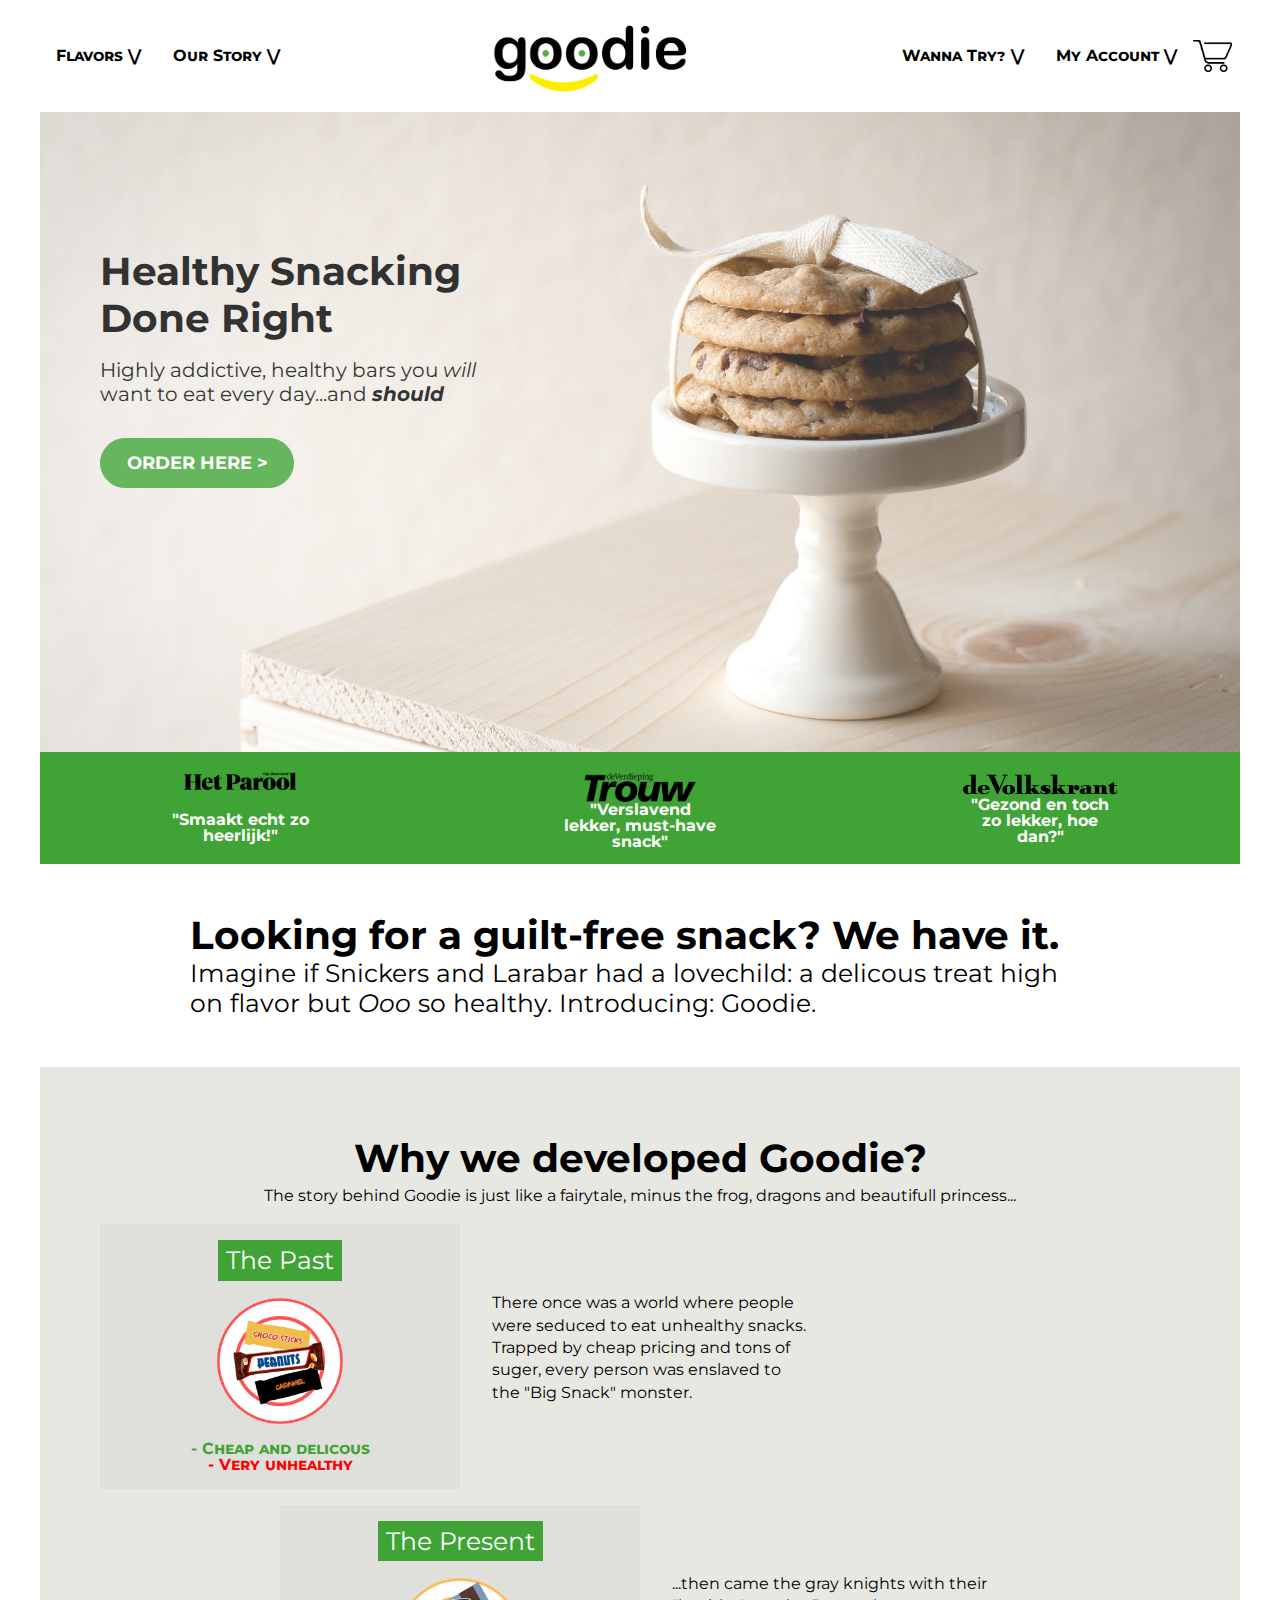
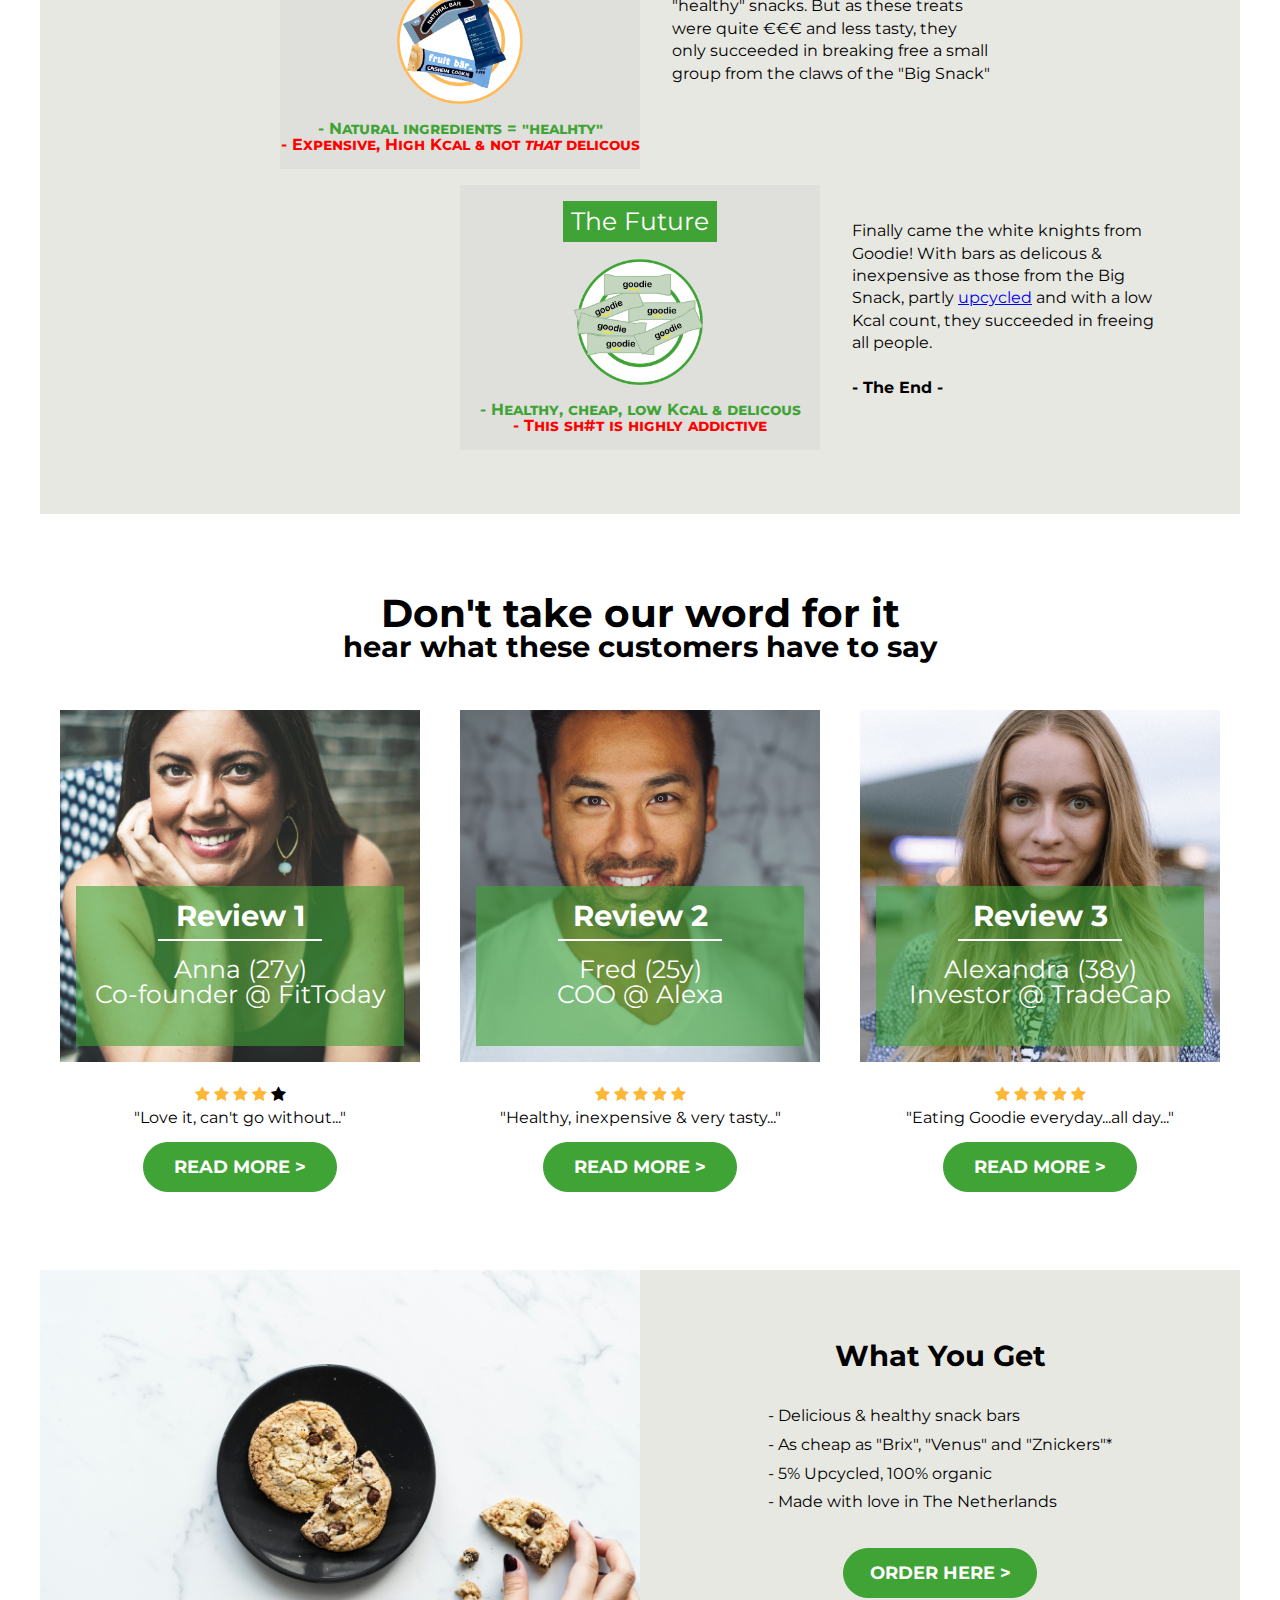
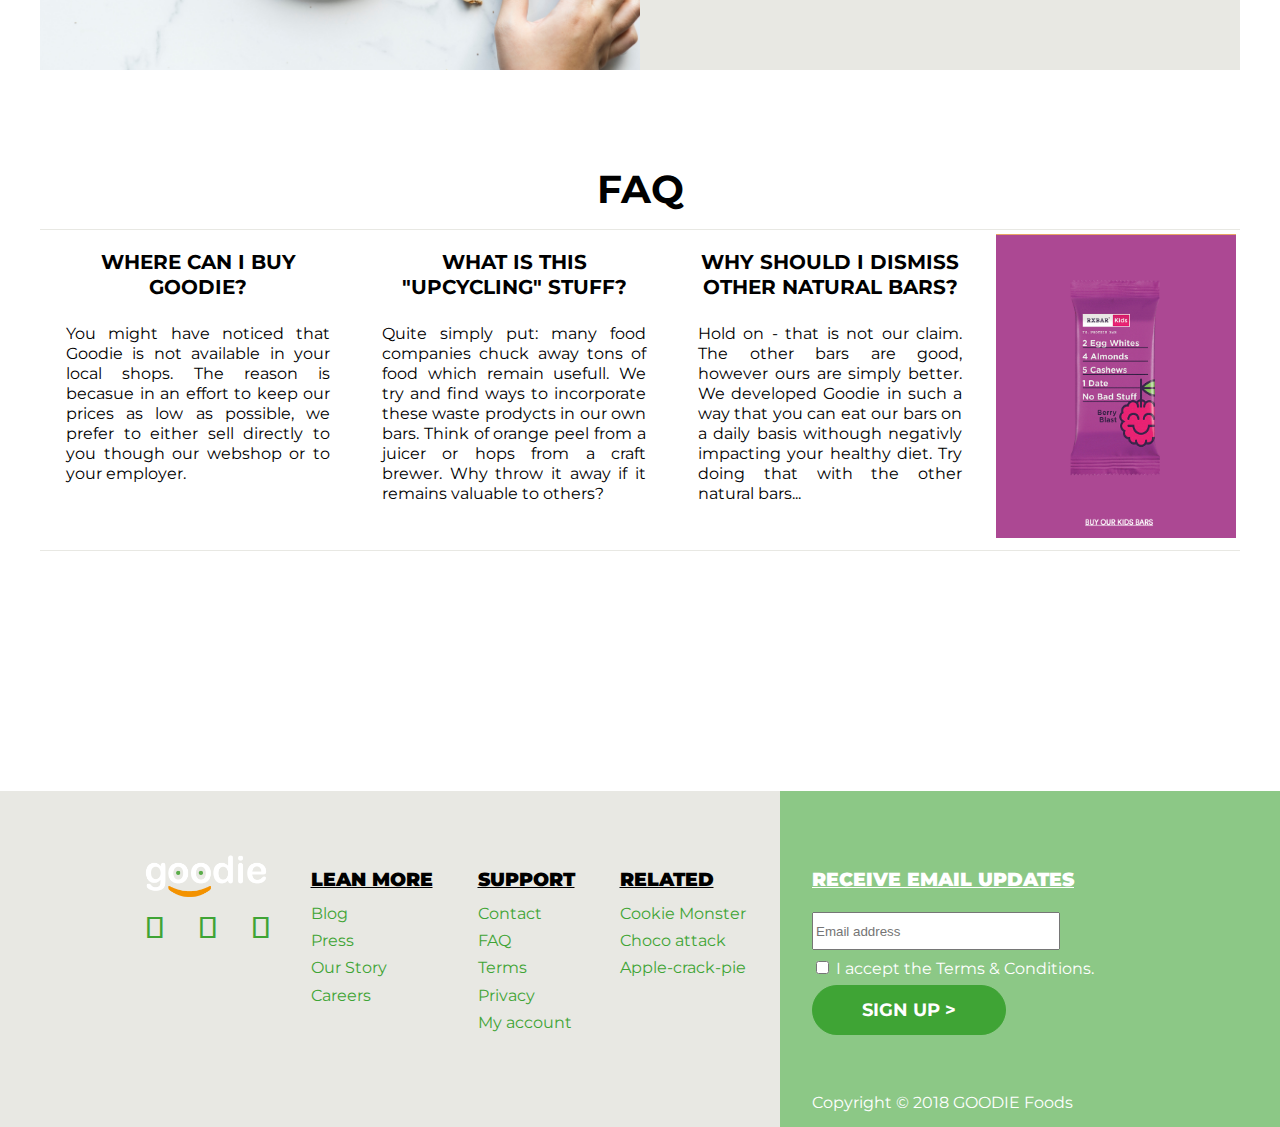
<file: index.html>
<!DOCTYPE html>
<html lang="en" dir="ltr">
  <head>
    <meta charset="utf-8">
    <title>GOODIE Foods - Healthy snacking, done right!</title>
    <meta name="viewport" content="width=device-width, initial-scale=1">
    <link rel="stylesheet" type="text/css" href="resources/css/reset.css">
    <link rel="stylesheet" type="text/css" href="resources/css/styles.css">
    <link href="https://fonts.googleapis.com/css?family=Montserrat|Rubik" rel="stylesheet">
    <link rel="stylesheet" href="https://cdnjs.cloudflare.com/ajax/libs/font-awesome/4.7.0/css/font-awesome.min.css">
    <link href="https://fonts.googleapis.com/icon?family=Material+Icons" rel="stylesheet">
    <link rel="stylesheet" href="https://use.fontawesome.com/releases/v5.4.2/css/all.css"
    integrity="sha384-/rXc/GQVaYpyDdyxK+ecHPVYJSN9bmVFBvjA/9eOB+pb3F2w2N6fc5qB9Ew5yIns" crossorigin="anonymous">
  </head>
  <body>
    <!-- Header section -->
    <div class="header flex main-container">
      <div class="menu left">
        <span> <a href="#">Flavors ⋁</a></span>
        <span> <a href="#">Our Story ⋁</a></span>
      </div>
      <div class="menu center">
        <img src="resources/images/brand_assets/logo-goodie.png" alt="" class="logo">
      </div>
      <div class="menu right">
        <span> <a href="#">Wanna Try? ⋁</a></span>
        <span> <a href="#">My Account ⋁</a></span>
        <img src="resources/images/brand_assets/shopping-cart.png" alt="">
      </div>
    </div>
    <!--Banner section -->
    <div class="banner main-container">
      <div class="hero">
        <div class="text-block">
          <h1>Healthy Snacking Done Right</h1>
        </div>
        <div class="text-block">
          <!--<h3>Healthy & delicious bars high on flavour and low on Kcal</h3>-->
          <h4>Highly addictive, healthy bars you <i>will</i> want to eat every day...and <b><i>should</i></b></h4>
        </div>
      </div>
      <a class="button cta_read-more" href="#">Order here ></a>
    </div>
    <!-- Section with quotes just below the banner -->
    <div class="quotes flex main-container">
      <div id="parool" class="quote">
        <img src="resources/images/quotes/het-parool-logo.png" alt="">
        <span>"Smaakt echt zo heerlijk!"</span>
      </div>
      <div id="trouw" class="quote">
        <img src="resources/images/quotes/Trouw-logo.png" alt="">
        <span>"Verslavend lekker, must-have snack"</span>
      </div>
      <div id="volkskrant" class="quote">
        <img src="resources/images/quotes/volkskrant.png" alt="">
        <span>"Gezond en toch zo lekker, hoe dan?"</span>
      </div>
    </div>
    <!-- Main USPs section -->
    <div class="USPs flex main-container">
      <div class="text-block">
        <h1>Looking for a guilt-free snack? We have it.</h1>
        <h3>Imagine if Snickers and Larabar had a lovechild:
            a delicous treat high on flavor but <i>Ooo</i> so healthy.
            Introducing: Goodie.</h3>
      </div>
    </div>
    <!-- The big compare section -->
    <div class="compare flex main-container">
      <div class="compare-intro">
        <h1>Why we developed Goodie?</h1>
        <p>The story behind Goodie is just like a fairytale, minus the frog,
           dragons and beautifull princess...</p>

      </div>
      <div class="compare-main">
        <div class="tale row-one">
          <div id="the-past" class="time-slice">
            <h3>The Past</h3>
            <img src="resources/images/homeP/Plate1.png" alt="Plate with unhealthy snack bars">
            <p class="positive">- Cheap and delicous</p>
            <p class="negative">- Very unhealthy</p>
          </div>
          <div class="explainer">
            <p>There once was a world where people were seduced
                to eat unhealthy snacks. Trapped by cheap pricing and
                tons of suger, every person was enslaved to the "Big Snack" monster.</p>
          </div>
        </div>
        <div class="tale row-two">
          <div id="the-present" class="time-slice">
            <h3>The Present</h3>
            <img src="resources/images/homeP/Plate2.png" alt="Plate with healthy snack bars">
            <p class="positive">- Natural ingredients = "healhty"</p>
            <p class="negative">- Expensive, High Kcal & not <i>that</i> delicous</p>
          </div>
          <div class="explainer">
            <p>...then came the gray knights with their "healthy" snacks. But as these treats
                were quite €€€ and less tasty, they only succeeded in breaking free a small
                group from the claws of the "Big Snack"</p>
          </div>
        </div>
        <div class="tale row-three">
          <div id="the-future" class="time-slice">
            <h3>The Future</h3>
            <img src="resources/images/homeP/Plate3.png" alt="Plate with Goodie">
            <p class="positive">- Healthy, cheap, low Kcal & delicous</p>
            <p class="negative">- This sh#t is highly addictive</p>
          </div>
          <div class="explainer">
            <p>Finally came the white knights from Goodie! With bars as delicous &
               inexpensive as those from the Big Snack, partly <a href="#">upcycled</a> and with a
                low Kcal count, they succeeded in freeing all people.</p>
            <br>
            <p><b>- The End -</b></p>
          </div>
        </div>
      </div>
    </div>
    <!-- Reviews section -->
    <div class="reviews main-container">
      <h1>Don't take our word for it</h1>
      <h2>hear what these customers have to say</h2>
      <!-- Container with all the reviews -->
      <div class="reviews-container flex">
        <!-- Review #1 -->
        <div id="anna" class="review-box">
          <div class="review-content">
            <div class="review-header">
              <h2>Review 1</h2>
              <hr class="header-line">
              <h3>Anna (27y)
                <br>
                 Co-founder @ FitToday</h3>
            </div>
          </div>
          <span class="fa fa-star checked"></span>
          <span class="fa fa-star checked"></span>
          <span class="fa fa-star checked"></span>
          <span class="fa fa-star checked"></span>
          <span class="fa fa-star"></span>
          <p>"Love it, can't go without..."</p>
          <a class="button cta_read-more" href="#">Read More ></a>
        </div>
        <!-- Review #2 -->
        <div id="fred" class="review-box">
          <div class="review-content">
            <div class="review-header">
              <h2>Review 2</h2>
              <hr class="header-line">
              <h3>Fred (25y)
                <br>
                 COO @ Alexa</h3>
            </div>
          </div>
          <span class="fa fa-star checked"></span>
          <span class="fa fa-star checked"></span>
          <span class="fa fa-star checked"></span>
          <span class="fa fa-star checked"></span>
          <span class="fa fa-star checked"></span>
          <p>"Healthy, inexpensive & very tasty..."</p>
          <a class="button cta_read-more" href="#">Read More ></a>
        </div>
        <!-- Review #3 -->
        <div id="alexandra" class="review-box">
          <div class="review-content">
            <div class="review-header">
              <h2>Review 3</h2>
              <hr class="header-line">
              <h3>Alexandra (38y)
                <br>
                 Investor @ TradeCap</h3>
            </div>
          </div>
          <span class="fa fa-star checked"></span>
          <span class="fa fa-star checked"></span>
          <span class="fa fa-star checked"></span>
          <span class="fa fa-star checked"></span>
          <span class="fa fa-star checked"></span>
          <p>"Eating Goodie everyday...all day..."</p>
          <a class="button cta_read-more" href="#">Read More ></a>
        </div>
      </div>

    </div>
    <!-- USPs section -->
    <div class="USPs2 flex main-container">
      <div class="usp-box usp-left flex">

      </div>
      <div class="usp-box usp-right flex">
        <div class="usp-content flex">
          <h2>What You Get</h2>
          <ul>
            <li>- Delicious & healthy snack bars</li>
            <li>- As cheap as "Brix", "Venus" and "Znickers"*</li>
            <li>- 5% Upcycled, 100% organic</li>
            <li>- Made with love in The Netherlands</li>
          </ul>
          <a class="button cta_read-more" href="#">Order here ></a>
        </div>

      </div>

    </div>
    <!-- FAQ section -->
    <div class="faqs main-container">
      <h1>FAQ</h1>
      <div class="faq-desktop">
        <div class="faq-container flex">
          <div class="qna-container flex">
            <article class="faq">
              <h4>Where can I buy Goodie?</h4>
              <p>You might have noticed that Goodie is not available in your local shops.
                  The reason is becasue in an effort to keep our prices as low as possible,
                  we prefer to either sell directly to you though our webshop or to your employer.</p>
            </article>
            <article class="faq">
              <h4>What is this "Upcycling" stuff?</h4>
              <p>Quite simply put: many food companies chuck away  tons of food which remain usefull.
                  We try and find ways to incorporate these waste prodycts in our own bars. Think of
                  orange peel from a juicer or hops from a craft brewer. Why throw it away if it
                  remains valuable to others?</p>

            </article>
            <article class="faq">
              <h4>Why should I dismiss other natural bars?</h4>
              <p>Hold on - that is not our claim. The other bars are good, however ours are simply better.
              We developed Goodie in such a way that you can eat our bars on a daily basis withough
              negativly impacting your healthy diet. Try doing that with the other natural bars...</p>
            </article>

          </div>
          <div class="faq-image">
            <img src="resources/images/homeP/Rxbar_faq.png" alt="">
          </div>
        </div>
      </div>
      <div class="faq-tablet">
        <div id="faq-m-1" class="faq-m">
          <h5>1. Where can I buy Goodie?</h5>
          <p class="faq-answer-cl">You might have noticed that Goodie is ...<span class="hover-word">(read more)</span></p>
          <p class="faq-answer-op">You might have noticed that Goodie is not available in your local shops.
              The reason is becasue in an effort to keep our prices as low as possible,
              we prefer to either sell directly to you though our webshop or to your employer.</p>
        </div>
        <div id="faq-m-2" class="faq-m">
          <h5>2. What is this "Upcycling" stuff?</h5>
          <p class="faq-answer-cl">Quite simply put: many food companies ...<span class="hover-word">(read more)</span></p>
          <p class="faq-answer-op">Quite simply put: many food companies chuck away  tons of food which remain usefull.
              We try and find ways to incorporate these waste prodycts in our own bars. Think of
              orange peel from a juicer or hops from a craft brewer. Why throw it away if it
              remains valuable to others?</p>
        </div>
        <div id="faq-m-3" class="faq-m">
          <h5>3. Why should I dismiss other natural bars?</h5>
          <p class="faq-answer-cl">Hold on - that is not our claim. The other ...<span class="hover-word">(read more)</span></p>
          <p class="faq-answer-op">Hold on - that is not our claim. The other bars are good, however ours are simply better.
          We developed Goodie in such a way that you can eat our bars on a daily basis withough
          negativly impacting your healthy diet. Try doing that with the other natural bars...</p>
        </div>
      </div>

    </div>
    <!-- Footer of the page-->
    <footer class="flex">
      <div class="ftr-legal-mobile">
        <span>Copyright &copy 2018 GOODIE Foods </span>
      </div>
      <div class="footer-left flex">
        <div class="left-logos">
          <img src="resources/images/brand_assets/logo_goodie_white.png" alt="" id="goodie-logo-white">
          <div class="social-links flex">
            <a href="https://www.facebook.com" class="fab fa-facebook"></a>
            <a href="https://www.instagram.com" class="fab fa-instagram"></a>
            <a href="https://www.linkedin.com" class="fab fa-linkedin"></a>
          </div>
        </div>
        <div class="left-content flex">
          <ul>
            <li class="ftr-header">Lean more</li>
            <li class="ftr-links"><a href="#">Blog</a></li>
            <li class="ftr-links"><a href="#">Press</a></li>
            <li class="ftr-links"><a href="#">Our Story</a></li>
            <li class="ftr-links"><a href="#">Careers</a></li>
          </ul>
          <ul>
            <li class="ftr-header">Support</li>
            <li class="ftr-links"><a href="#">Contact</a></li>
            <li class="ftr-links"><a href="#">FAQ</a></li>
            <li class="ftr-links"><a href="#">Terms</a></li>
            <li class="ftr-links"><a href="#">Privacy</a></li>
            <li class="ftr-links"><a href="#">My account</a></li>
          </ul>
          <ul>
            <li class="ftr-header">Related</li>
            <li class="ftr-links"><a href="#">Cookie Monster</a></li>
            <li class="ftr-links"><a href="#">Choco attack</a></li>
            <li class="ftr-links"><a href="#">Apple-crack-pie</a></li>
          </ul>
        </div>
      </div>
      <div class="footer-right flex">
        <div class="newsletter">
          <h4>Receive email updates</h4>
          <div class="newsletter-inputs">
            <!--<input class="input-field" type="text" placeholder="Your First Name" name="name" value="" required>-->
            <input id="email-field" class="input-field" type="text" placeholder="Email address" name="email" value="" required>
            <input id="checkbox" type="checkbox" name="subscribe" value=""> I accept the Terms & Conditions.
          </div>
          <a class="button cta_read-more" href="#">Sign Up ></a>
        </div>
        <div class="ftr-legal">
          <span>Copyright &copy 2018 GOODIE Foods </span>
        </div>
      </div>
    </footer>

  </body>
</html>
</file>
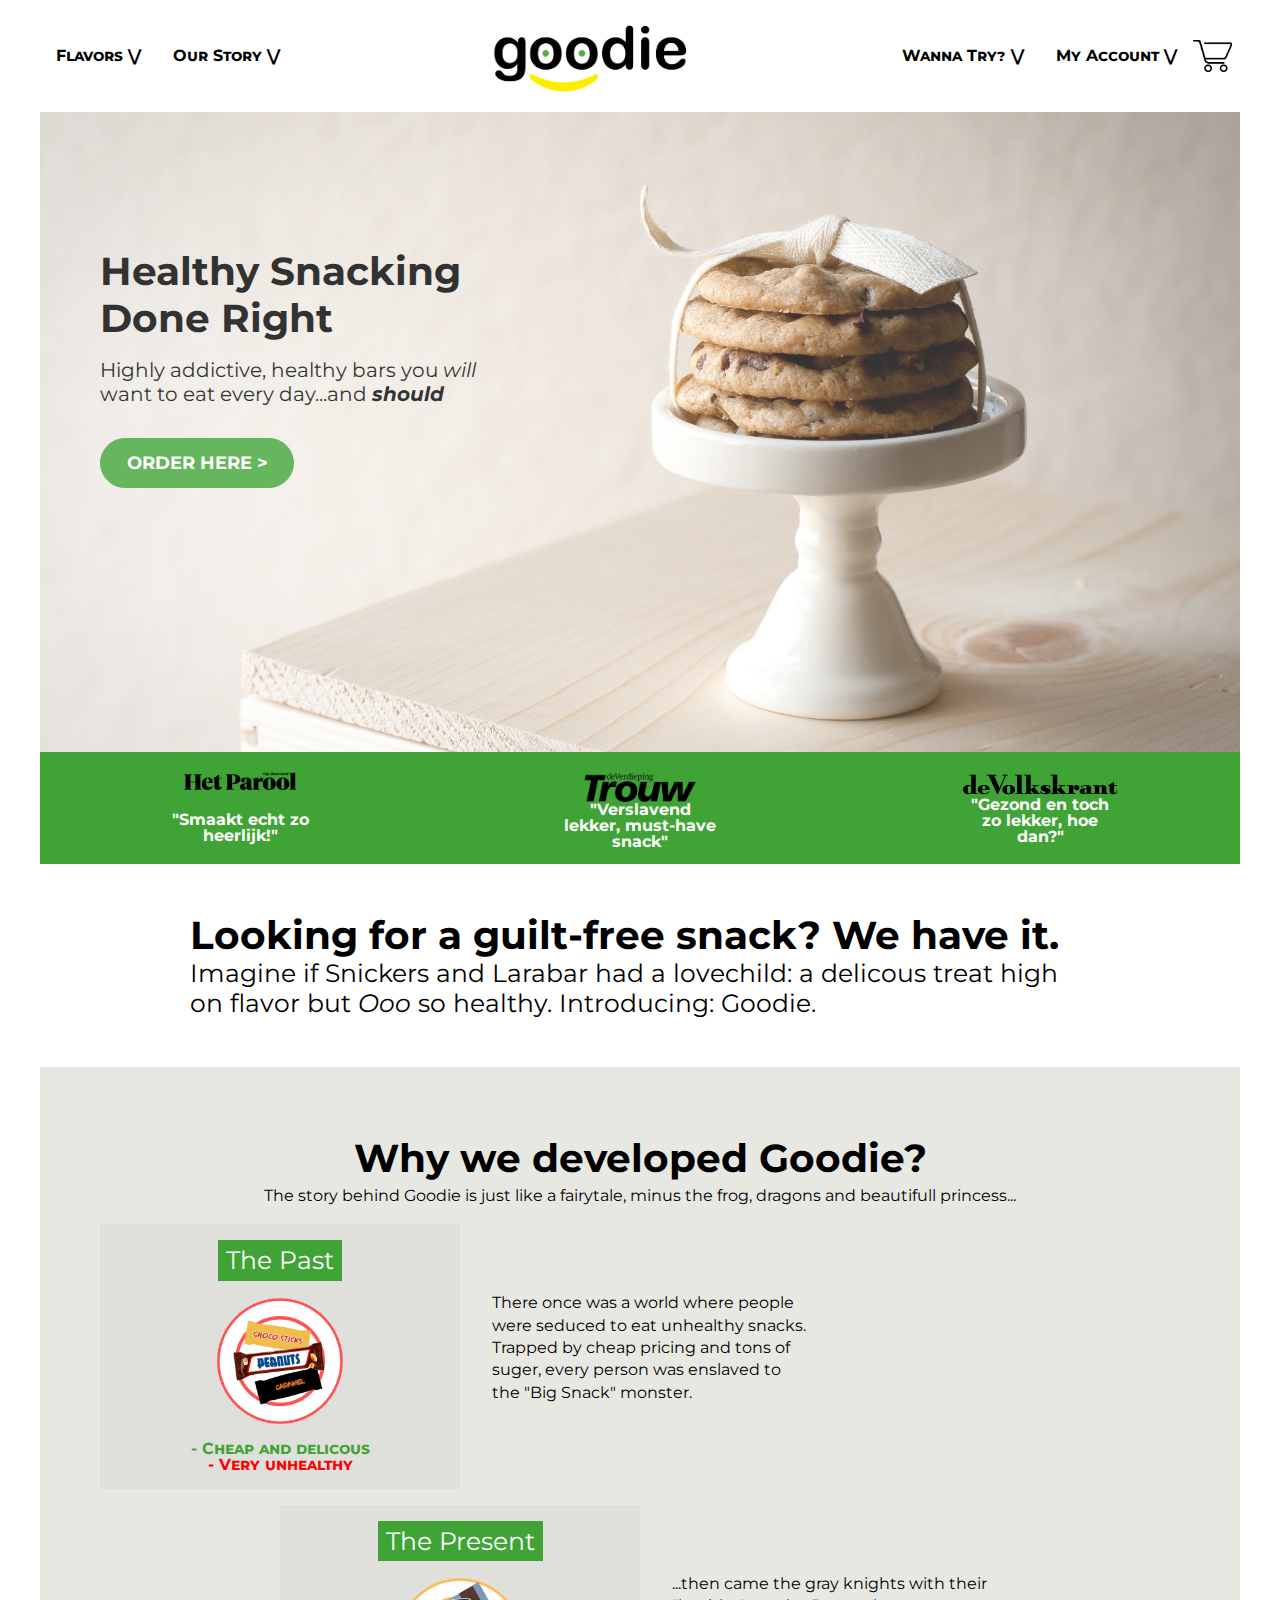
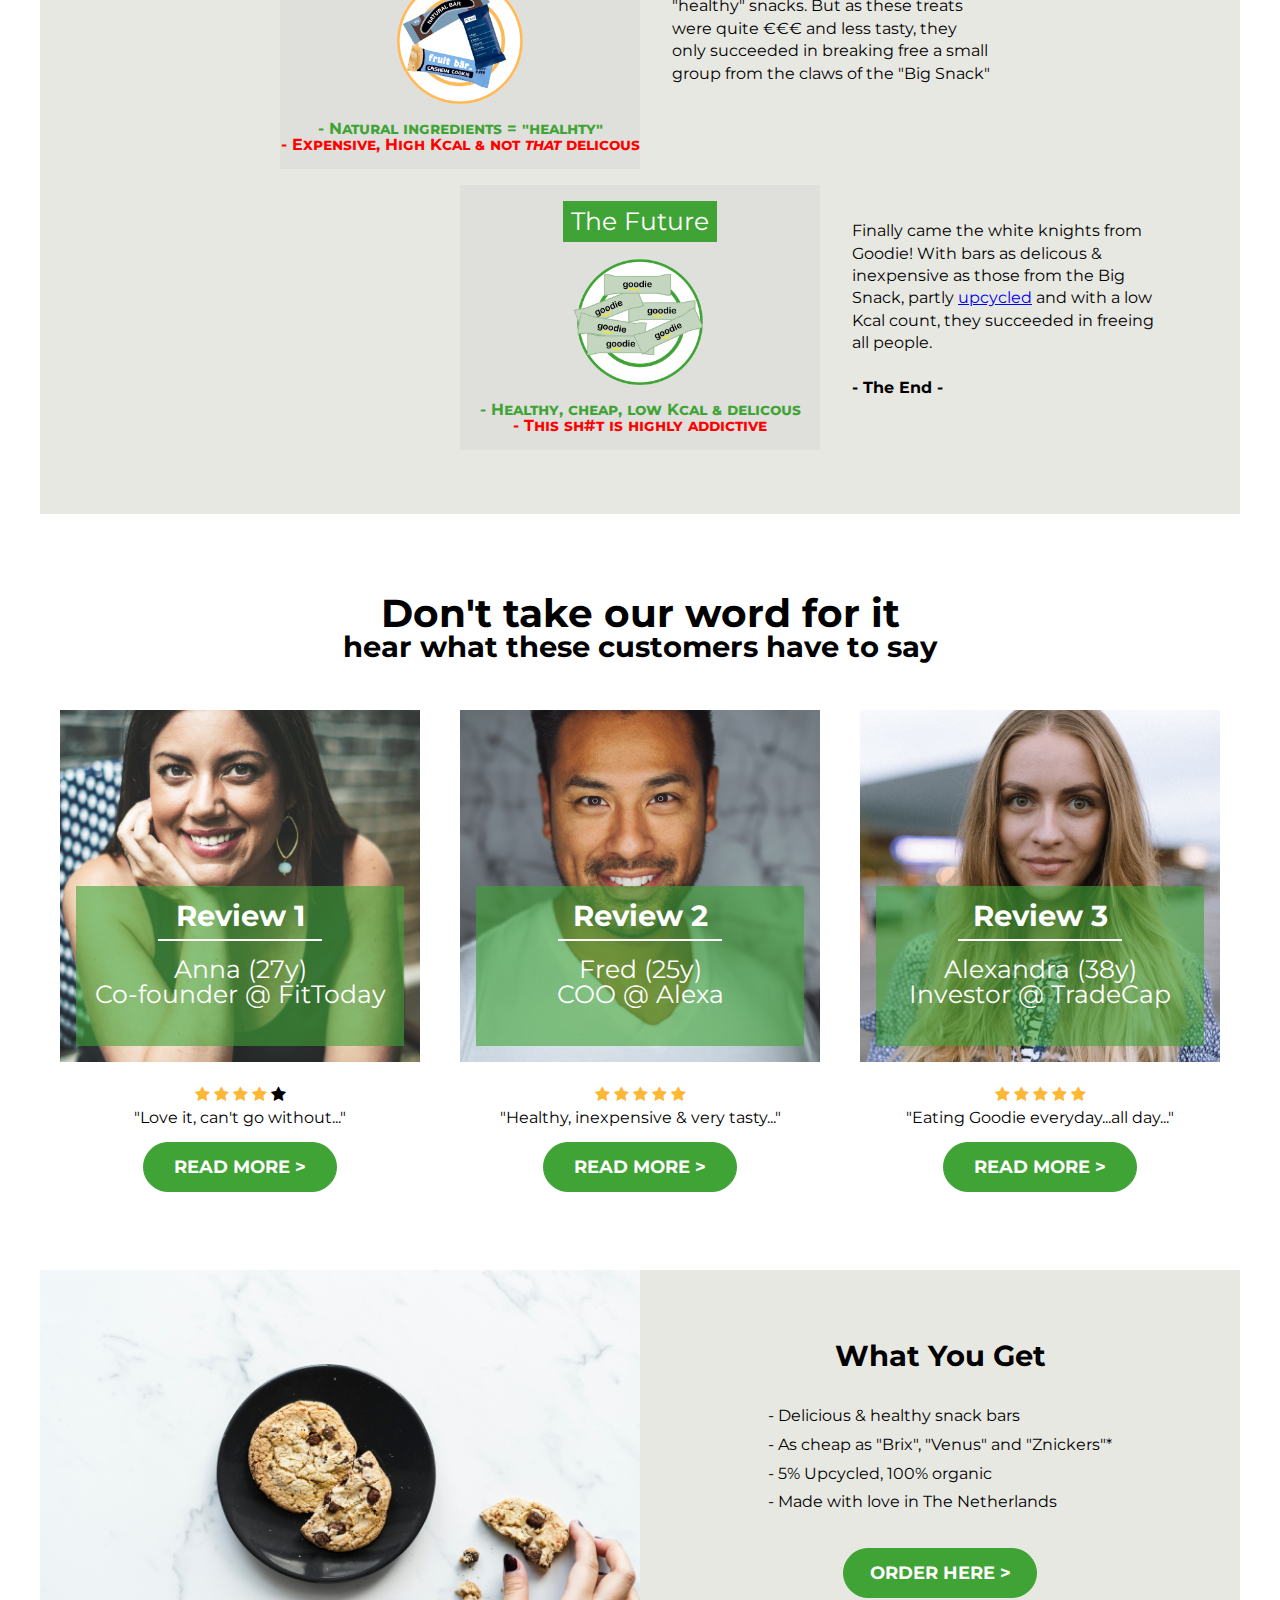
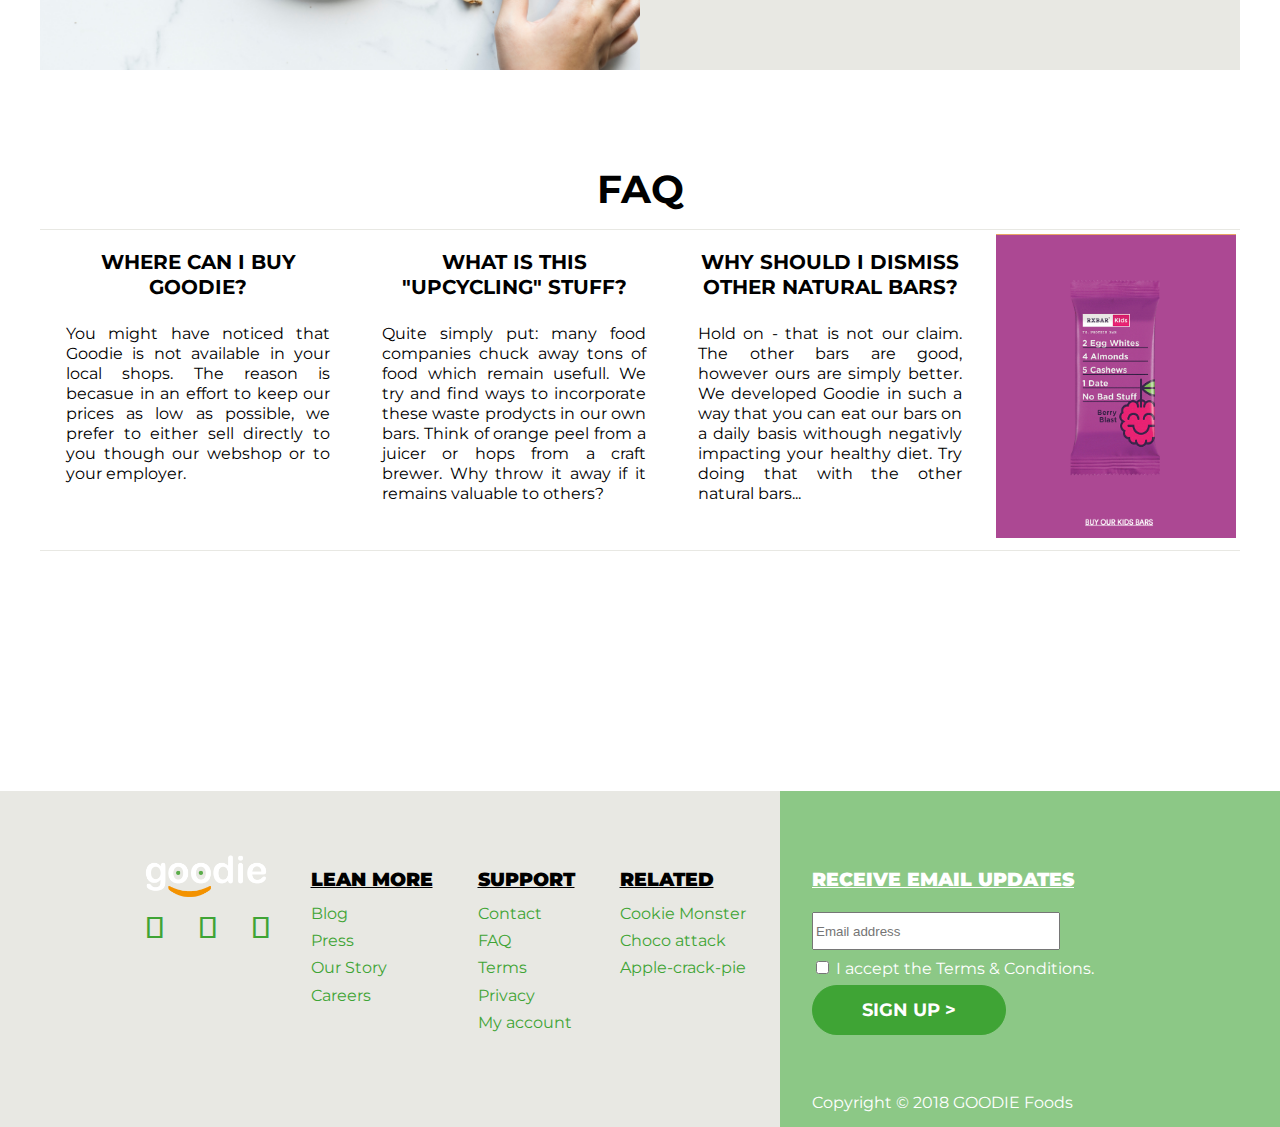
<file: index_dont-use.html>
<!DOCTYPE html>
<html lang="en" dir="ltr"> <!-- This is backup html file, only being used to resolve error in footer. Pls don't use -->
  <head>
    <meta charset="utf-8">
    <title>GOODIE Foods - Healthy snacking, done right!</title>
    <link rel="stylesheet" type="text/css" href="resources/css/reset.css">
    <link rel="stylesheet" type="text/css" href="resources/css/styles.css">
    <link href="https://fonts.googleapis.com/css?family=Montserrat|Rubik" rel="stylesheet">
    <link rel="stylesheet" href="https://cdnjs.cloudflare.com/ajax/libs/font-awesome/4.7.0/css/font-awesome.min.css">
    <link href="https://fonts.googleapis.com/icon?family=Material+Icons" rel="stylesheet">
    <link rel="stylesheet" href="https://use.fontawesome.com/releases/v5.4.2/css/all.css"
    integrity="sha384-/rXc/GQVaYpyDdyxK+ecHPVYJSN9bmVFBvjA/9eOB+pb3F2w2N6fc5qB9Ew5yIns" crossorigin="anonymous">
  </head>
  <body>
    <!-- Header section -->
    <div class="header flex main-container">
      <div class="menu left">
        <span> <a href="#">Flavors ⋁</a></span>
        <span> <a href="#">Our Story ⋁</a></span>
      </div>
      <div class="menu center">
        <img src="resources/images/brand_assets/logo-goodie.png" alt="" class="logo">
      </div>
      <div class="menu right">
        <span> <a href="#">Wanna Try? ⋁</a></span>
        <span> <a href="#">My Account ⋁</a></span>
        <img src="resources/images/brand_assets/shopping-cart.png" alt="">
      </div>
    </div>
    <!--Banner section -->
    <div class="banner main-container">
      <div class="hero">
        <div class="text-block">
          <h1>Healthy Snacking Done Right</h1>
        </div>
        <div class="text-block">
          <!--<h3>Healthy & delicious bars high on flavour and low on Kcal</h3>-->
          <h4>Highly addictive, healthy bars you <i>will</i> want to eat every day...and <b><i>should</i></b></h4>
        </div>
      </div>
      <a class="button cta_read-more" href="#">Order here ></a>
    </div>
    <!-- Section with quotes just below the banner -->
    <div class="quotes flex main-container">
      <div id="parool" class="quote">
        <img src="resources/images/quotes/het-parool-logo.png" alt="">
        <span>"Smaakt echt zo heerlijk!"</span>
      </div>
      <div id="trouw" class="quote">
        <img src="resources/images/quotes/Trouw-logo.png" alt="">
        <span>"Verslavend lekker, must-have snack"</span>
      </div>
      <div id="volkskrant" class="quote">
        <img src="resources/images/quotes/volkskrant.png" alt="">
        <span>"Gezond en toch zo lekker, hoe dan?"</span>
      </div>
    </div>
    <!-- Main USPs section -->
    <div class="USPs flex main-container">
      <div class="text-block">
        <h1>Looking for a guilt-free snack? We have it.</h1>
        <h3>Imagine if Snickers and Larabar had a lovechild:
            a delicous treat high on flavor but <i>Ooo</i> so healthy.
            Introducing: Goodie.</h3>
      </div>
    </div>
    <!-- The big compare section -->
    <div class="compare flex main-container">
      <div class="compare-intro">
        <h1>Why we developed Goodie?</h1>
        <p>The story behind Goodie is just like a fairytale, minus the frog,
           dragons and beautifull princess...</p>

      </div>
      <div class="compare-main">
        <div class="tale row-one">
          <div id="the-past" class="time-slice">
            <h3>The Past</h3>
            <img src="resources/images/homeP/Plate1.png" alt="Plate with unhealthy snack bars">
            <p class="positive">- Cheap and delicous</p>
            <p class="negative">- Very unhealthy</p>
          </div>
          <div class="explainer">
            <p>There once was a world where people were seduced
                to eat unhealthy snacks. Trapped by cheap pricing and
                tons of suger, every person was enslaved to the "Big Snack" monster.</p>
          </div>
        </div>
        <div class="tale row-two">
          <div id="the-present" class="time-slice">
            <h3>The Present</h3>
            <img src="resources/images/homeP/Plate2.png" alt="Plate with healthy snack bars">
            <p class="positive">- Natural ingredients = "healhty"</p>
            <p class="negative">- Expensive, High Kcal & not <i>that</i> delicous</p>
          </div>
          <div class="explainer">
            <p>...then came the gray knights with their "healthy" snacks. But as these treats
                were quite €€€ and less tasty, they only succeeded in breaking free a small
                group from the claws of the "Big Snack"</p>
          </div>
        </div>
        <div class="tale row-three">
          <div id="the-future" class="time-slice">
            <h3>The Future</h3>
            <img src="resources/images/homeP/Plate3.png" alt="Plate with Goodie">
            <p class="positive">- Healthy, cheap, low Kcal & delicous</p>
            <p class="negative">- This sh#t is highly addictive</p>
          </div>
          <div class="explainer">
            <p>Finally came the white knights from Goodie! With bars as delicous &
               inexpensive as those from the Big Snack, partly <a href="#">upcycled</a> and with a
                low Kcal count, they succeeded in freeing all people.</p>
            <br>
            <p><b>- The End -</b></p>
          </div>
        </div>
      </div>
    </div>
    <!-- Reviews section -->
    <div class="reviews main-container">
      <h1>Don't take our word for it</h1>
      <h2>hear what these customers have to say</h2>
      <!-- Container with all the reviews -->
      <div class="reviews-container flex">
        <!-- Review #1 -->
        <div id="anna" class="review-box">
          <div class="review-content">
            <div class="review-header">
              <h2>Review 1</h2>
              <hr class="header-line">
              <h3>Anna (27y)
                <br>
                 Co-founder @ FitToday</h3>
            </div>
          </div>
          <span class="fa fa-star checked"></span>
          <span class="fa fa-star checked"></span>
          <span class="fa fa-star checked"></span>
          <span class="fa fa-star checked"></span>
          <span class="fa fa-star"></span>
          <p>"Love it, can't go without..."</p>
          <a class="button cta_read-more" href="#">Read More ></a>
        </div>
        <!-- Review #2 -->
        <div id="fred" class="review-box">
          <div class="review-content">
            <div class="review-header">
              <h2>Review 2</h2>
              <hr class="header-line">
              <h3>Fred (25y)
                <br>
                 COO @ Alexa</h3>
            </div>
          </div>
          <span class="fa fa-star checked"></span>
          <span class="fa fa-star checked"></span>
          <span class="fa fa-star checked"></span>
          <span class="fa fa-star checked"></span>
          <span class="fa fa-star checked"></span>
          <p>"Healthy, inexpensive & very tasty..."</p>
          <a class="button cta_read-more" href="#">Read More ></a>
        </div>
        <!-- Review #3 -->
        <div id="alexandra" class="review-box">
          <div class="review-content">
            <div class="review-header">
              <h2>Review 3</h2>
              <hr class="header-line">
              <h3>Alexandra (38y)
                <br>
                 Investor @ TradeCap</h3>
            </div>
          </div>
          <span class="fa fa-star checked"></span>
          <span class="fa fa-star checked"></span>
          <span class="fa fa-star checked"></span>
          <span class="fa fa-star checked"></span>
          <span class="fa fa-star checked"></span>
          <p>"Eating Goodie everyday...all day..."</p>
          <a class="button cta_read-more" href="#">Read More ></a>
        </div>
      </div>

    </div>
    <!-- USPs section -->
    <div class="USPs2 flex main-container">
      <div class="usp-box usp-left flex">

      </div>
      <div class="usp-box usp-right flex">
        <div class="usp-content flex">
          <h2>What You Get</h2>
          <ul>
            <li>- Delicious & healthy snack bars</li>
            <li>- As cheap as "Brix", "Venus" and "Znickers"*</li>
            <li>- 5% Upcycled, 100% organic</li>
            <li>- Made with love in The Netherlands</li>
          </ul>
          <a class="button cta_read-more" href="#">Order here ></a>
        </div>

      </div>

    </div>
    <!-- FAQ section -->
    <div class="faqs main-container">
      <h1>FAQ</h1>
      <div class="faq-desktop">
        <div class="faq-container flex">
          <div class="qna-container flex">
            <article class="faq">
              <h4>Where can I buy Goodie?</h4>
              <p>You might have noticed that Goodie is not available in your local shops.
                  The reason is becasue in an effort to keep our prices as low as possible,
                  we prefer to either sell directly to you though our webshop or to your employer.</p>
            </article>
            <article class="faq">
              <h4>What is this "Upcycling" stuff?</h4>
              <p>Quite simply put: many food companies chuck away  tons of food which remain usefull.
                  We try and find ways to incorporate these waste prodycts in our own bars. Think of
                  orange peel from a juicer or hops from a craft brewer. Why throw it away if it
                  remains valuable to others?</p>

            </article>
            <article class="faq">
              <h4>Why should I dismiss other natural bars?</h4>
              <p>Hold on - that is not our claim. The other bars are good, however ours are simply better.
              We developed Goodie in such a way that you can eat our bars on a daily basis withough
              negativly impacting your healthy diet. Try doing that with the other natural bars...</p>
            </article>

          </div>
          <div class="faq-image">
            <img src="resources/images/homeP/Rxbar_faq.png" alt="">
          </div>
        </div>
      </div>
      <div class="faq-tablet">
        <div id="faq-m-1" class="faq-m">
          <h5>1. Where can I buy Goodie?</h5>
          <p class="faq-answer-cl">You might have noticed that Goodie is ...<span class="hover-word">(read more)</span></p>
          <p class="faq-answer-op">You might have noticed that Goodie is not available in your local shops.
              The reason is becasue in an effort to keep our prices as low as possible,
              we prefer to either sell directly to you though our webshop or to your employer.</p>
        </div>
        <div id="faq-m-2" class="faq-m">
          <h5>2. What is this "Upcycling" stuff?</h5>
          <p class="faq-answer-cl">Quite simply put: many food companies ...<span class="hover-word">(read more)</span></p>
          <p class="faq-answer-op">Quite simply put: many food companies chuck away  tons of food which remain usefull.
              We try and find ways to incorporate these waste prodycts in our own bars. Think of
              orange peel from a juicer or hops from a craft brewer. Why throw it away if it
              remains valuable to others?</p>
        </div>
        <div id="faq-m-3" class="faq-m">
          <h5>3. Why should I dismiss other natural bars?</h5>
          <p class="faq-answer-cl">Hold on - that is not our claim. The other ...<span class="hover-word">(read more)</span></p>
          <p class="faq-answer-op">Hold on - that is not our claim. The other bars are good, however ours are simply better.
          We developed Goodie in such a way that you can eat our bars on a daily basis withough
          negativly impacting your healthy diet. Try doing that with the other natural bars...</p>
        </div>
      </div>

    </div>
    <!-- Footer of the page-->
    <footer class="flex">
      <div class="footer-left flex">
        <div class="left-logos">
          <img src="resources/images/brand_assets/logo_goodie_white.png" alt="" id="goodie-logo-white">
          <div class="social-links flex">
            <a href="https://www.facebook.com" class="fab fa-facebook"></a>
            <a href="https://www.instagram.com" class="fab fa-instagram"></a>
            <a href="https://www.linkedin.com" class="fab fa-linkedin"></a>
          </div>
        </div>
        <div class="left-content flex">
          <ul>
            <li class="ftr-header">Lean more</li>
            <li class="ftr-links"><a href="#">Blog</a></li>
            <li class="ftr-links"><a href="#">Press</a></li>
            <li class="ftr-links"><a href="#">Our Story</a></li>
            <li class="ftr-links"><a href="#">Careers</a></li>
          </ul>
          <ul>
            <li class="ftr-header">Support</li>
            <li class="ftr-links"><a href="#">Contact</a></li>
            <li class="ftr-links"><a href="#">FAQ</a></li>
            <li class="ftr-links"><a href="#">Terms</a></li>
            <li class="ftr-links"><a href="#">Privacy</a></li>
            <li class="ftr-links"><a href="#">My account</a></li>
          </ul>
          <ul>
            <li class="ftr-header">Related</li>
            <li class="ftr-links"><a href="#">Cookie Monster</a></li>
            <li class="ftr-links"><a href="#">Choco attack</a></li>
            <li class="ftr-links"><a href="#">Apple-crack-pie</a></li>
          </ul>
        </div>
      </div>
      <div class="footer-right flex">
        <div class="newsletter">
          <h4>Receive email updates</h4>
          <div class="newsletter-inputs">
            <!--<input class="input-field" type="text" placeholder="Your First Name" name="name" value="" required>-->
            <input id="email-field" class="input-field" type="text" placeholder="Email address" name="email" value="" required>
            <input id="checkbox" type="checkbox" name="subscribe" value=""> I accept the Terms & Conditions.
          </div>
          <a class="button cta_read-more" href="#">Sign Up ></a>
        </div>
        <div class="ftr-legal">
          <span>Copyright &copy 2018 GOODIE Foods </span>
        </div>
      </div>
    </footer>

  </body>
</html>
</file>
<file: resources/css/styles.css>
/* Universal styles */

html {
  font-family: 'Montserrat', sans-serif;
  font-size: 16px;
  line-height: 1.4;
}

/*
font-family: 'Rubik', sans-serif;
font-family: 'Montserrat', sans-serif;
*/

/* Fonts used by Simple Feast = maison (1.255em) | Grubhub = graphik (14px) */

/* General styles */

.main-container {
  width: 1200px;
  margin: 0 auto;
}

@media only screen and (max-width:1159px) {
  .main-container {
    width: 100%;
  }
}

@media only screen and (max-width:1000px) {

  html {
    font-size: 15px;
  }

  .main-container {
    width: 100%;
  }

}

@media only screen and (max-width:550px) {

  html {
    font-size: 13px;
  }

}

.flex {
  display: flex;
}

h1 {
  font-size: 2.45rem;
  font-weight: bold;
}

h2 {
  font-size: 1.8rem;
  font-weight: bold;
}

h3 {
  font-size: 1.55rem;
}

h4 {
  font-size: 1.25rem;
}

h5 {
  font-size: 1.10rem;
  font-weight: bold;
}


/* Button styles */

.cta {
  display: ;
  color: white;
  width: 10rem;
  padding: 0.95rem;
  background-color: #3fa435;
  text-align: center;
  font-variant: ;
  font-size: 1.15rem;
  padding: auto 0;
  font-weight: bolder;
}


.button {
  display: flex;
  justify-content: center;
  align-items: center;
  color: white;
  text-decoration: none;
  width: 12rem;
  height: 3rem;
  border-radius: 50px;
  padding: auto;
  font-size: 1.15rem;
  text-transform: uppercase;
  font-weight: bold;

}

/*.cta.shop1 {
  margin-top: 2rem;
  margin-left: 5%;
  border-radius: 50px;
}*/

.cta_read-more {
  background-color: #3fa435;
  border: 1.0px solid #3fa435;
}

.cta_read-more:hover {
  color: #3fa435;
  background-color: white;
  border: 1.0px solid #3fa435;
}



/* Header styles */

.header {
  background: white;
  padding: 1.5rem 0;
  height: 4rem;
  justify-content: space-between;
  font-variant: small-caps;
  font-weight: bold;
}

.menu {
  display: flex;
  justify-content: ;
  align-items: center;
  position: relative;
}


.menu a {
  padding: 1rem;
  color: black;
  text-decoration: none;
}

.menu img.logo {
  height: 7rem;
}

.menu img {
  height: 2rem;
  padding-right: 0.5rem;
}

@media only screen and (max-width: 800px) {

  .menu img.logo {
    height: 4.5rem;
  }

}

@media only screen and (max-width: 700px) {

  .menu.left {
    display: none;
  }

  .menu img.logo {
    height: 6rem;
  }
}

@media only screen and (max-width: 480px) {

  .hero h4 {
    background-color: rgba(255,255,255,0.8);
    padding: 0.5rem;
  }

}

/* Banner styles */

.banner {
  background-image: url(../images/stock_images/banner_v3.jpg);
  background-position: center;
  background-repeat: no-repeat;
  background-size: cover;
  opacity: 0.8;
  height: 40rem;
}

.hero {
  display: flex;
  flex-direction: column;
  justify-content: center;
  width: 25rem;
  padding-top: 10%;
  margin-left: 5%;
}

.text-block {
  margin-top: 1rem;
  background-color: ;
  line-height: 1.2;
  color: black;
}



.banner .button{
  margin-top: 2rem;
  margin-left: 5%
}

/* Quotes section styles */

.quotes {
  justify-content: space-around;
  padding: 0 0;
  background-color: #3fa435;
  height: 7rem;
  align-items: center;
  color: white;
}

.quote {
  display: flex;
  flex-direction: column;
  justify-content: space-between;
  align-items: center;
  width: 10rem;
  height: 4.5rem;
  text-align: center;
  font-weight: bold;

}

.quote img {
  width: 7rem;
}

 #volkskrant img {
  width: 10rem;
}

/* Quotes USPs styles */

.USPs .text-block {
  flex-direction: ;
  margin: 3rem auto;
  width: 75%;
}

/* The big compare styles */

.compare {
  flex-direction: column;
  justify-content: space-around;
  padding: 4rem 0;
  background-color: rgb(232, 232, 227);
}

.compare-intro {
  text-align: center;
  line-height: 1.4;
  color: ;
  z-index: 1;
}

.tale {
  display: flex;
  align-items: center;
}

.row-one .time-slice {
  margin-left: 5%;
}


.row-two .time-slice {
  margin-left: 20%;
}

.row-three .time-slice {
  margin-left: 35%;
}

.explainer {
  width: 20rem;
  margin-left: 2rem;
  line-height: 1.4;
}

.time-slice {
  display: flex;
  flex-direction: column;
  max-height: 15rem;
  width: 30%;
  justify-content: space-around;
  align-items: center;
  padding: 1rem 0;
  margin-top: 1rem;
  background-color: rgba(192,192,192, 0.2);
}

.time-slice img {
  width: 10rem;
}

.time-slice h3 {
  background-color: #3fa435;
  padding: 0.5rem;
  color: white;
}

.positive {
  color: #3fa435;
  font-variant: small-caps;
  font-weight: bold;
}

.negative {
  color: red;
  font-variant: small-caps;
  font-weight: bold;
}


@media only screen and (max-width: 895px) {

  .row-two .time-slice {
    margin-left: 10%;
  }

  .row-three .time-slice {
    margin-left: 20%;
  }

  .positive,
  .negative {
    text-align: center;
  }

}

@media only screen and (max-width: 550px) {

  .row-two .time-slice {
    margin-left: 5%;
  }

  .row-three .time-slice {
    margin-left: 5%;
  }

  .positive,
  .negative {
    text-align: center;
  }

}


/* Review section styles */

.reviews {
  margin-top: 5rem;
  text-align: center;
}

/*.reviews-container,
.review-box,
.review-content {
  border: 1px solid gray;
}*/

.reviews-container {
  justify-content: space-around;
  margin-top: 3rem;
  margin-bottom: 3rem;
}

.review-box {
  height: 32rem;
  width: 30%;
}

.review-content {
  display: flex;
  flex-direction: column;
  justify-content: flex-end;
  padding: 1rem 1rem;
  margin: auto;
  margin-bottom: 1rem;
  height: 20rem;
  background-position: center;
  background-size: cover;
}

.review-header {
  width: 100%;
  height: 40%;
  bottom: 0;
  color: white;
  background-color: rgba(63, 164, 53, 0.6);
  padding: 1rem 0;

}

.header-line {
  height: 2px;
  background: white;
  width: 50%;
  border: 0;
  margin-top: 0.5rem;
  margin-bottom: 1rem;
}

.reviews .cta_read-more {
  margin: 1rem auto;
}

#anna .review-content {
  background-image: url("../images/homeP/review_1a.jpg");

}

#fred .review-content {
  background-image: url("../images/homeP/review_2a.jpg");
}


#alexandra .review-content {
  background-image: url("../images/homeP/review_3a.jpg");
}

.checked {
    color: rgba(255, 174, 25, 0.9);
    padding: 0.5rem 0;
}

@media only screen and (max-width: 650px) {

  .review-header {
    height: 45%;
  }
}

@media only screen and (max-width: 550px) {

  .review-header h2 {
    font-size: 1.3rem;
  }

  .review-header h3 {
    font-size: 1.1rem;
  }

  .reviews .cta_read-more {
    width: 10rem;
    height: 2rem;
    font-size: 1rem;

  }

}

/* USPs2 section styles */

.USPs2 {
  height: 25rem;
  margin-bottom: 5rem;
}

.usp-box {
  width: 50%;
  flex-wrap: wrap;

}

.usp-box.usp-left {
  background-image: url("../images/homeP/usp-cookies.jpg");
  background-position: center;
  background-size: cover;
}

.usp-box.usp-right {
  background-color: rgb(232, 232, 227);
  padding: auto;
}

.usp-content {
  flex-direction: column;
  justify-content: space-between;
  align-items: center;
  height: 16rem;
  width: 25rem;
  padding: 1rem;
  margin: auto;
}

.usp-content li {
  line-height: 1.8
}


li:before {
content: “\f13d”;
font-family: “FontAwesome”;
width: 10px;
height: 10px;
margin-right: 5px;
}


@media only screen and (max-width: 550px) {

  .USPs2 .cta_read-more {
    width: 10rem;
    height: 2rem;
    font-size: 1rem;

  }

}

@media only screen and (max-width: 480px) {

  .usp-left {
    display: none;
  }

  .usp-right {
    width: 100%;
    background-image: url("../images/homeP/usp-cookies.jpg");
    background-position: center;
    background-size: cover;
  }

  .usp-right .usp-content {
    background-color: rgba(232, 232, 227, 0.8);

  }
}

/* FAQ section styles */

.faqs {
  margin-bottom: 15rem;
}

.faqs h1 {
  display: ;
  text-align: center;
  padding: 1.25rem 0;
}

.faq-container {
  justify-content: space-between;
/*  border: 1px solid black; */
  height: 20rem;
  width: 100%;

  line-height: 1.25;
  border-top: 1.75px solid rgb(232, 232, 227);
  border-bottom: 1.75px solid rgb(232, 232, 227);
}

.qna-container {
/*  border: 1px solid green; */
  height: 19rem;
  width: 79%;
  padding: auto;
}

.faq-image {
/*  border: 1px solid red; */
  height: 19rem;
  width: 20%;
  padding: 0.25rem;
  overflow: hidden;
}

.faq-image img {
  display: block;
  margin: auto;
  width: 100%;
  height: 100%;
}

.qna-container article {
/*  border: 1px solid orange; */
  height: 18rem;
  width: 19rem;
  margin: auto;
}

.qna-container article h4,
.qna-container article p {
  padding: 0.75rem 1.25rem;
  text-align: center;
}

.qna-container article h4 {
  font-weight: bold;
  text-transform: uppercase;
}

.qna-container article p {
  text-align: justify;
}

.faq-tablet {
  display: none;
  padding: 2rem 1.5rem;
  height: 18rem;
  text-align: center;
  justify-content: center;
  width: 90%;
  margin: auto;
  border-top: 1.75px solid rgb(232, 232, 227);
  border-bottom: 1.75px solid rgb(232, 232, 227);

}

.faq-tablet h5,
.faq-tablet p {
  padding-left: 0.75rem;
  padding-right: 0.75rem;
  padding-bottom: 0.5rem;
}

.faq-tablet h5 {
  padding-top: 0.5rem;
}

.faq-answer-cl {
  display: ;
}

.faq-m {
  height: 3.0rem;
  padding-bottom: 0.5rem;
  overflow: hidden;
  transition: height 700ms linear 0s;
}

.hover-word {
  color: #3fa435;
}

.faq-answer-cl {
  margin-bottom: 0.5rem;
}

.faq-answer-op {
  opacity: 0;
}

.faq-m:hover {
  height: 7rem;
  background-color: rgba(63, 164, 53, 0.8);
  color: white;
}

.faq-m:hover .faq-answer-cl {
  display: none;
}

.faq-m:hover .faq-answer-op {
  background-color: ;
  opacity: 1;
}


@media only screen and (max-width:1024px) {

  .faq-container {
    height: 22rem;
  }

  .qna-container article {
    height: 20rem;
  }
}

@media only screen and (max-width: 895px) {
  .faq-desktop {
    display: none;
  }

  .faq-tablet {
    display: block;
  }

}

@media only screen and (max-width: 480px) {

  .faq-m:hover {
    height: 9rem;

}

}


/* Footer section styles */

footer {
  width: 100%;
  color: #3fa435;
  overflow: hidden;
}

/*footer div {
  border:1px solid black;
}*/

.ftr-legal-mobile {
  display: none;
}

.footer-left {
  background-color: rgb(232, 232, 227);
  height: 18rem;
  width: 60%;
  padding-top: 3rem;
  padding-left: 10%;
  justify-content: flex-end;
}

.footer-right {
  flex-direction: column;
  justify-content: space-between;
  background-color: rgba(63, 164, 53, 0.6);
  height: 18rem;
  width: 40%;
  padding-top: 3rem;
  padding-right: 10%;
  color: white;
  padding-left: 2rem;
}


.left-logos {
  width: 10rem;
  float: right;
}

.left-content {
  padding-top: 1.5rem;
  padding-right: 0.75rem;
  justify-content: space-around;
  width: 30rem;
  line-height: 1.7;
}

.left-logos img {
  display: inline-block;
}

.social-links a {
  text-decoration: none;
  color: #3fa435;
  font-size: 30px;
  margin: auto;
}

.social-links a:hover {
  color: white;
}

#goodie-logo-white {
  width: 95%;
  padding: auto;
}

.left-content a {
  text-decoration: none;
  color: #3fa435;
}

.left-content ul li:first-child {
  font-size: 1.2rem;
  text-transform: uppercase;
  text-decoration: underline;
  padding-bottom: 0.25rem;
  font-weight: 900;
  color: black;

}

.left-content a:hover {
  background-color: white;
  padding: 0.45rem 0rem;
  color: black;
  border-radius: 5px;
}

.footer-right ul li:first-child {
  font-size: 1.2rem;
  text-transform: uppercase;
  text-decoration: underline;
  padding-bottom: 0.25rem;
  font-weight: 900;
  color: black;

}

.footer-right span {
  bottom: 0;
}

.newsletter {
  padding-top: 1.5rem;
  width: 25rem;
  overflow: hidden;
}

.newsletter-inputs {
  margin-top: 1rem;
  flex-direction: column;
}

.newsletter-inputs .input-field {
  height: 2rem;
  width: 15rem;
}

#email-field {
  display: block;
  margin-bottom: 0.5rem;
}

.newsletter .button {
  margin-top: 0.5rem;
  margin-bottom: 1.0rem;
}

.newsletter h4 {
  font-size: 1.2rem;
  font-weight: 900;
  text-decoration: underline;
  text-transform: uppercase;
  padding-top: 0rem;
  line-height: 1.7;
}

.ftr-legal {
  margin-bottom: 1rem;
}

@media only screen and (max-width:1159px) {
  .footer-left {
    width: 55%;
    padding-top: 2rem;
    padding-left: 2%;
  }

  .footer-right {
    width: 45%;
    padding-top: 2rem;
    padding-left: 1rem;
    padding-right: 2%;
  }
}

@media only screen and (max-width: 895px) {

  #goodie-logo-white {
    display: none;
  }

  .left-logos {
    padding-right: 1rem;
    width: 2rem;
  }

  .social-links {
    flex-direction: column;
    padding-top: 2rem;
    width: auto;
  }

  .social-links a {
    padding-bottom: 4px;
  }

  .left-content ul li:first-child,
  .newsletter h4 {
    font-size: 1.0rem;

}
}

@media only screen and (max-width: 650px) {
  footer {
    flex-direction: column-reverse;
  }

  .ftr-legal-mobile {
    display: block;
    padding: 0.5rem;
    background-color: rgb(232, 232, 227);
    font-size: 0.9rem;
  }

  .footer-left,
  .footer-right {
    width: 100%;
    align-items: center;
    justify-content: center;
    margin: 0 auto;
    padding-top: 1rem;
    padding: 1rem;
    height: 15rem;

  }

  .ftr-legal {
    display: none;
  }

}
</file>
